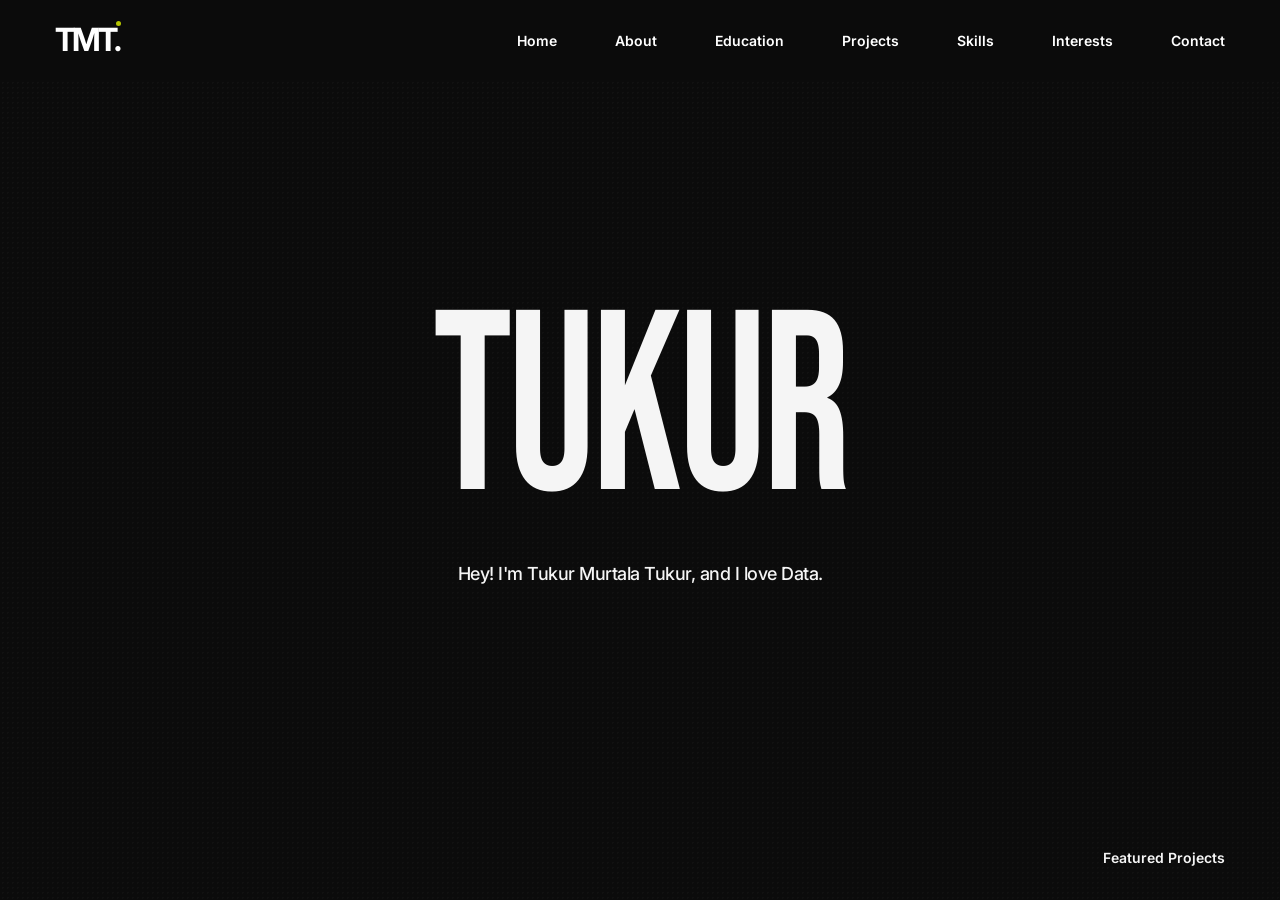
<file: index.html>
<!DOCTYPE html>
<html lang="en">
<head>
    <meta charset="UTF-8">
    <meta name="viewport" content="width=device-width, initial-scale=1.0">

    <title>TUKUR</title>

    <!-- Google Fonts -->
    <link rel="preconnect" href="https://fonts.googleapis.com">
    <link rel="preconnect" href="https://fonts.gstatic.com" crossorigin>

    <link
        href="https://fonts.googleapis.com/css2?family=Bebas+Neue&family=Inter:wght@400;500;600;700&display=swap"
        rel="stylesheet"
    >

    <!-- Main CSS -->
    <link rel="stylesheet" href="css/style.css">
</head>

<body>

    <!-- ========================================
         NAVIGATION
    ========================================= -->

    <header class="navbar">

        <!-- Logo -->
        <a href="index.html" class="logo">
            TMT<span>.</span>
        </a>

        <!-- Navigation -->
        <nav>
            <a href="index.html">Home</a>
            <a href="about.html">About</a>
            <a href="education.html">Education</a>
            <a href="projects.html">Projects</a>
            <a href="skills.html">Skills</a>
            <a href="interest.html">Interests</a>
            <a href="contact.html">Contact</a>
        </nav>

    </header>


    <!-- ========================================
         HERO
    ========================================= -->

    <main class="about">

        <!-- Giant Name -->
        <h1 class="giant-name">
            TUKUR
        </h1>

        <!-- Description -->
        <p class="about-description">
            Hey! I'm Tukur Murtala Tukur, and I love Data.
        </p>


        <!-- ========================================
             BOTTOM NAVIGATION
        ========================================= -->



        <div class="bottom-right">
            Featured Projects
        </div>

    </main>

</body>
</html>
</file>
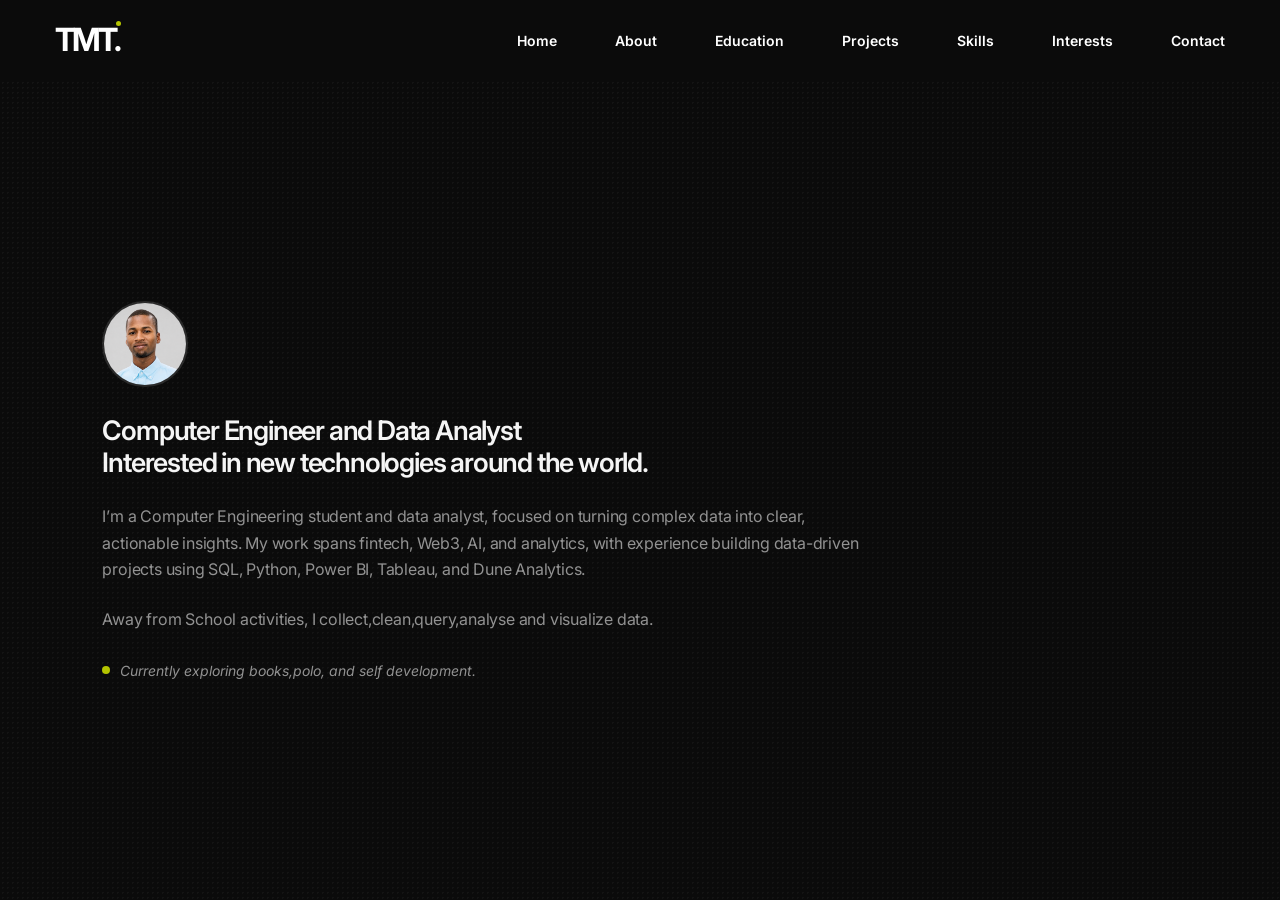
<file: about.html>
<!DOCTYPE html>
<html lang="en">
<head>
    <meta charset="UTF-8">
    <meta name="viewport" content="width=device-width, initial-scale=1.0">

    <title>Future Computer Engineer & Data Analyst </title>

    <link rel="stylesheet" href="css/style.css">

    <link rel="preconnect" href="https://fonts.googleapis.com">
    <link rel="preconnect" href="https://fonts.gstatic.com" crossorigin>
    <link href="https://fonts.googleapis.com/css2?family=Inter:wght@400;500;600;700&display=swap" rel="stylesheet">
</head>

<body>
    <header class="navbar">

        <a href="index.html" class="logo">
            TMT<span>.</span>
        </a>

        <nav>
            <a href="index.html">Home</a>
            <a href="about.html">About</a>
            <a href="education.html">Education</a>
            <a href="projects.html">Projects</a>
            <a href="skills.html">Skills</a>
            <a href="interest.html">Interests</a>
            <a href="contact.html">Contact</a>
        </nav>

    </header>
    <!-- HOME -->

    <main class="home">

        <div class="home-content">

            <!-- Profile image -->
            <div class="profile-image">
                <img src="images/profile_pic.png" alt="Profile photo">
            </div>

            <!-- Main heading -->
            <h1>
                Computer Engineer and Data Analyst <br>
                Interested in new technologies around the world.
            </h1>

            <!-- Introduction -->
            <p class="intro">
                I’m a Computer Engineering student and data analyst, focused on turning complex data into clear,
                actionable insights. My work spans fintech, Web3, AI, and analytics,
                with experience building data-driven projects using SQL, Python, Power BI, Tableau, and Dune Analytics.
            </p>

            <p class="intro">
                Away from School activities, I collect,clean,query,analyse and visualize data.
            </p>



            <!-- Status -->
            <div class="status">
                <span class="status-dot"></span>

                <em>
                    Currently exploring books,polo,
                    and self development.
                </em>
            </div>

        </div>

    </main>

</body>
</html>
</file>
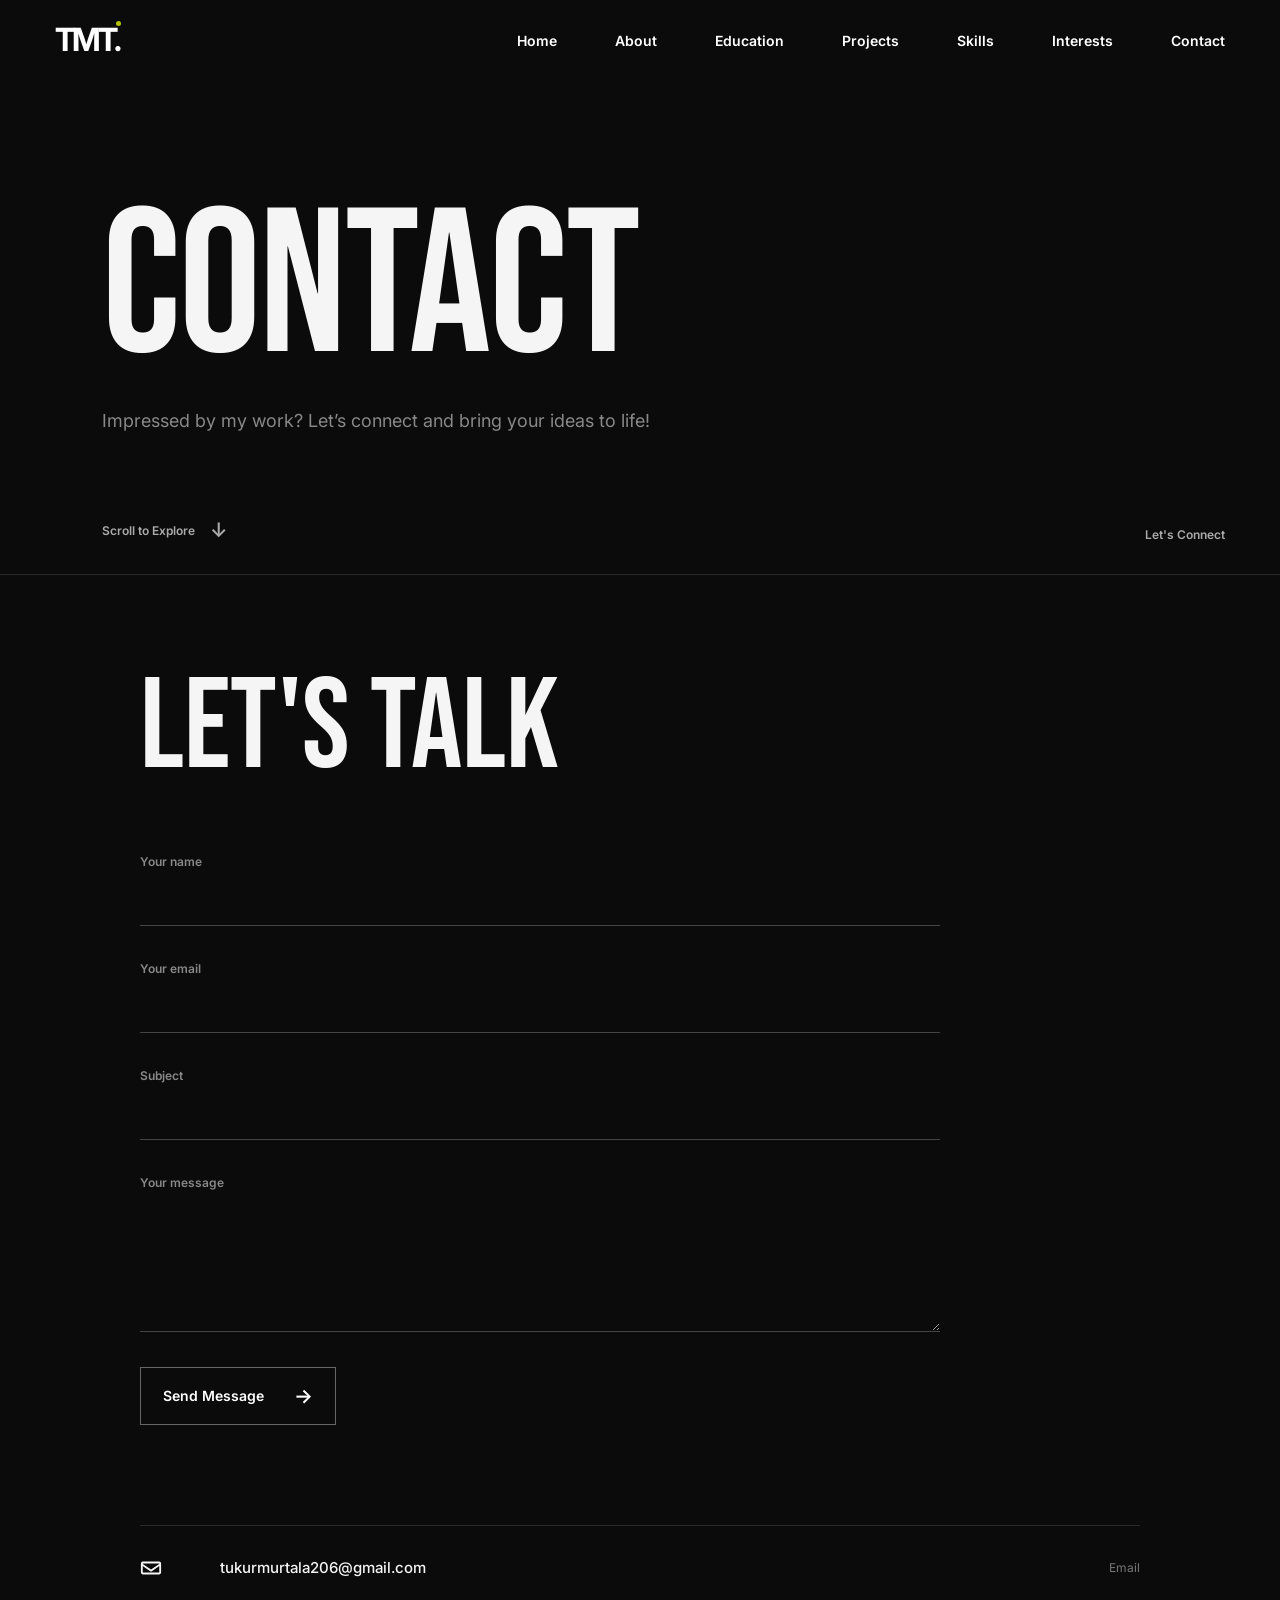
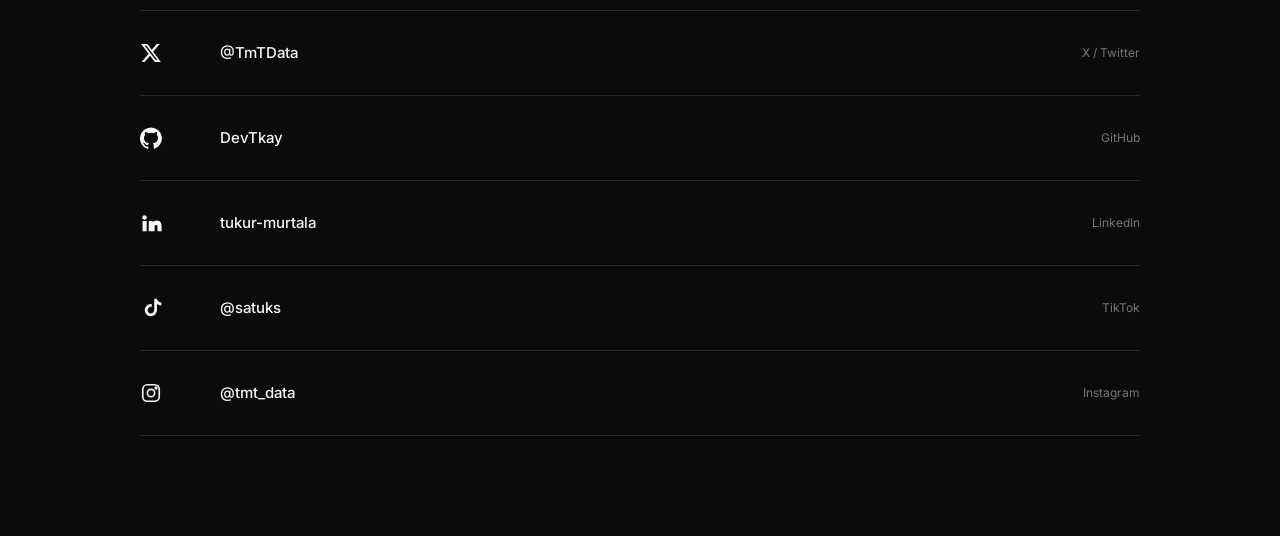
<file: contact.html>
<!DOCTYPE html>
<html lang="en">

<head>
    <meta charset="UTF-8">
    <meta name="viewport" content="width=device-width, initial-scale=1.0">

    <title>Contact — TUKUR</title>

    <!-- Fonts -->
    <link rel="preconnect" href="https://fonts.googleapis.com">
    <link rel="preconnect" href="https://fonts.gstatic.com" crossorigin>

    <link
        href="https://fonts.googleapis.com/css2?family=Bebas+Neue&family=Inter:wght@400;500;600;700&display=swap"
        rel="stylesheet"
    >

    <!-- Main CSS -->
    <link rel="stylesheet" href="css/style.css">
</head>

<body>

    <!-- =========================================
         NAVIGATION
    ========================================== -->

    <header class="contact-navbar">

        <a href="index.html" class="contact-logo">
            TMT<span>.</span>
        </a>

        <nav>
            <a href="index.html">Home</a>
            <a href="about.html">About</a>
            <a href="education.html">Education</a>
            <a href="projects.html">Projects</a>
            <a href="skills.html">Skills</a>
            <a href="interest.html">Interests</a>
            <a href="contact.html">Contact</a>
        </nav>

    </header>


    <!-- =========================================
         CONTACT PAGE
    ========================================== -->

    <main class="contact-page">

        <!-- =========================================
             CONTACT HERO
        ========================================== -->

        <section class="contact-hero">

            <h1>CONTACT</h1>

            <p>
                Impressed by my work? Let’s connect and bring your ideas to life!
            </p>

            <div class="contact-scroll">

                <span>
                    Scroll to Explore
                </span>

                <span class="contact-arrow">
                    ↓
                </span>

            </div>

            <div class="contact-connect">
                Let's Connect
            </div>

        </section>


        <!-- =========================================
             CONTACT FORM SECTION
        ========================================== -->

        <section class="contact-form-section">

            <div class="contact-form-wrapper">

                <h2>LET'S TALK</h2>


                <!-- =====================================
                     CONTACT FORM
                ====================================== -->

                <form
                    action="https://formsubmit.co/tukurmurtala206@gmail.com"
                    method="POST"
                >

                    <!-- Email subject -->
                    <input
                        type="hidden"
                        name="_subject"
                        value="New message from TUKUR Portfolio"
                    >

                    <!-- Disable FormSubmit captcha -->
                    <input
                        type="hidden"
                        name="_captcha"
                        value="false"
                    >

                    <!-- Spam protection -->
                    <input
                        type="text"
                        name="_honey"
                        style="display:none"
                    >


                    <!-- NAME -->

                    <div class="form-field">

                        <label for="name">
                            Your name
                        </label>

                        <input
                            type="text"
                            id="name"
                            name="name"
                            autocomplete="name"
                            required
                        >

                    </div>


                    <!-- EMAIL -->

                    <div class="form-field">

                        <label for="email">
                            Your email
                        </label>

                        <input
                            type="email"
                            id="email"
                            name="email"
                            autocomplete="email"
                            required
                        >

                    </div>


                    <!-- SUBJECT -->

                    <div class="form-field">

                        <label for="subject">
                            Subject
                        </label>

                        <input
                            type="text"
                            id="subject"
                            name="subject"
                            required
                        >

                    </div>


                    <!-- MESSAGE -->

                    <div class="form-field message-field">

                        <label for="message">
                            Your message
                        </label>

                        <textarea
                            id="message"
                            name="message"
                            rows="5"
                            required
                        ></textarea>

                    </div>


                    <!-- SUBMIT BUTTON -->

                    <button type="submit">

                        Send Message

                        <span class="submit-arrow">
                            →
                        </span>

                    </button>

                </form>


                <!-- =========================================
                     SOCIAL LINKS
                ========================================== -->

                <div class="contact-socials">


                    <!-- =====================================
                         EMAIL
                         Opens Gmail
                    ====================================== -->

                    <a
                        href="https://mail.google.com/"
                        target="_blank"
                        rel="noopener noreferrer"
                        class="social-item"
                    >

                        <div class="social-icon">

                            <svg
                                viewBox="0 0 24 24"
                                aria-hidden="true"
                            >

                                <path
                                    d="M3 5h18a2 2 0 0 1 2 2v10a2 2 0 0 1-2 2H3a2 2 0 0 1-2-2V7a2 2 0 0 1 2-2Zm0 2v.5l9 6.2 9-6.2V7H3Zm18 10V9.93l-8.43 5.81a1 1 0 0 1-1.14 0L3 9.93V17h18Z"
                                />

                            </svg>

                        </div>

                        <span class="social-name">
                            tukurmurtala206@gmail.com
                        </span>

                        <span class="social-platform">
                            Email
                        </span>

                    </a>


                    <!-- =====================================
                         X / TWITTER
                    ====================================== -->

                    <a
                        href="https://x.com/TmTData"
                        target="_blank"
                        rel="noopener noreferrer"
                        class="social-item"
                    >

                        <div class="social-icon">

                            <svg
                                viewBox="0 0 24 24"
                                aria-hidden="true"
                            >

                                <path
                                    d="M18.244 2.25h3.308l-7.227 8.26 8.502 11.24h-6.657l-5.214-6.817-5.964 6.817H1.684l7.73-8.835L1.254 2.25h6.826l4.713 6.231 5.451-6.231Zm-1.161 17.52h1.833L7.084 4.126H5.117L17.083 19.77Z"
                                />

                            </svg>

                        </div>

                        <span class="social-name">
                            @TmTData
                        </span>

                        <span class="social-platform">
                            X / Twitter
                        </span>

                    </a>


                    <!-- =====================================
                         GITHUB
                    ====================================== -->

                    <a
                        href="https://github.com/DevTkay"
                        target="_blank"
                        rel="noopener noreferrer"
                        class="social-item"
                    >

                        <div class="social-icon">

                            <svg
                                viewBox="0 0 24 24"
                                aria-hidden="true"
                            >

                                <path
                                    d="M12 .5a12 12 0 0 0-3.79 23.39c.6.11.82-.26.82-.58v-2.04c-3.34.73-4.04-1.61-4.04-1.61-.55-1.39-1.34-1.76-1.34-1.76-1.09-.75.08-.74.08-.74 1.2.08 1.83 1.23 1.83 1.23 1.07 1.83 2.8 1.3 3.49.99.11-.77.42-1.3.76-1.6-2.67-.3-5.47-1.33-5.47-5.93 0-1.31.47-2.38 1.23-3.22-.12-.3-.53-1.52.12-3.17 0 0 1-.32 3.3 1.23a11.4 11.4 0 0 1 6 0c2.3-1.55 3.3-1.23 3.3-1.23.65 1.65.24 2.87.12 3.17.77.84 1.23 1.91 1.23 3.22 0 4.61-2.81 5.62-5.49 5.92.43.37.81 1.1.81 2.22v3.29c0 .32.22.69.83.57A12 12 0 0 0 12 .5Z"
                                />

                            </svg>

                        </div>

                        <span class="social-name">
                            DevTkay
                        </span>

                        <span class="social-platform">
                            GitHub
                        </span>

                    </a>


                    <!-- =====================================
                         LINKEDIN
                    ====================================== -->

                    <a
                        href="https://www.linkedin.com/in/tukur-murtala/"
                        target="_blank"
                        rel="noopener noreferrer"
                        class="social-item"
                    >

                        <div class="social-icon">

                            <svg
                                viewBox="0 0 24 24"
                                aria-hidden="true"
                            >

                                <path
                                    d="M4.98 3.5A2.5 2.5 0 1 1 5 8.5a2.5 2.5 0 0 1-.02-5ZM2.75 9.75h4.5V21h-4.5V9.75ZM9.5 9.75h4.31v1.54h.06c.6-1.02 2.07-2.1 4.27-2.1 4.56 0 5.4 3 5.4 6.9V21h-4.49v-4.35c0-1.04-.02-2.38-1.45-2.38-1.45 0-1.67 1.13-1.67 2.3V21H9.5V9.75Z"
                                />

                            </svg>

                        </div>

                        <span class="social-name">
                            tukur-murtala
                        </span>

                        <span class="social-platform">
                            LinkedIn
                        </span>

                    </a>


                    <!-- =====================================
                         TIKTOK
                    ====================================== -->

                    <a
                        href="https://www.tiktok.com/@satuks"
                        target="_blank"
                        rel="noopener noreferrer"
                        class="social-item"
                    >

                        <div class="social-icon">

                            <svg
                                viewBox="0 0 24 24"
                                aria-hidden="true"
                            >

                                <path
                                    d="M15.5 2h3.05c.22 1.35 1.01 2.53 2.2 3.28.74.47 1.59.75 2.5.77v3.1a8.2 8.2 0 0 1-4.7-1.48v6.64a6.69 6.69 0 1 1-5.78-6.63v3.16a3.6 3.6 0 1 0 2.73 3.47V2Z"
                                />

                            </svg>

                        </div>

                        <span class="social-name">
                            @satuks
                        </span>

                        <span class="social-platform">
                            TikTok
                        </span>

                    </a>


                    <!-- =====================================
                         INSTAGRAM
                    ====================================== -->

                    <a
                        href="https://www.instagram.com/tmt_data/?hl=en"
                        target="_blank"
                        rel="noopener noreferrer"
                        class="social-item"
                    >

                        <div class="social-icon">

                            <svg
                                viewBox="0 0 24 24"
                                aria-hidden="true"
                            >

                                <rect
                                    x="3"
                                    y="3"
                                    width="18"
                                    height="18"
                                    rx="5"
                                />

                                <circle
                                    cx="12"
                                    cy="12"
                                    r="4"
                                />

                                <circle
                                    cx="17.5"
                                    cy="6.5"
                                    r="1"
                                    fill="currentColor"
                                    stroke="none"
                                />

                            </svg>

                        </div>

                        <span class="social-name">
                            @tmt_data
                        </span>

                        <span class="social-platform">
                            Instagram
                        </span>

                    </a>

                </div>

            </div>

        </section>

    </main>

</body>

</html>
</file>
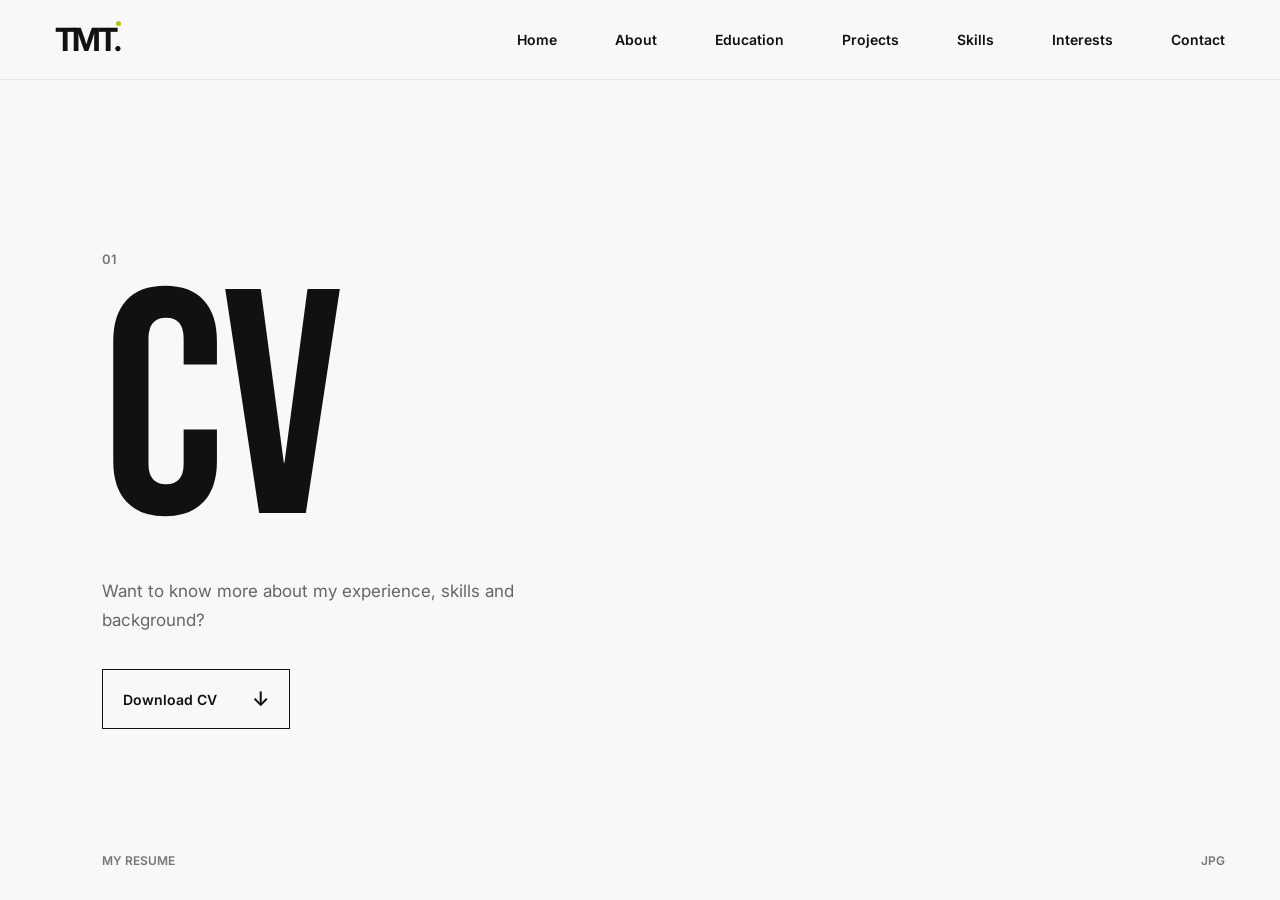
<file: cv.html>
<!DOCTYPE html>
<html lang="en">

<head>
    <meta charset="UTF-8">

    <meta
        name="viewport"
        content="width=device-width, initial-scale=1.0"
    >

    <title>CV — TUKUR</title>

    <!-- Fonts -->
    <link rel="preconnect" href="https://fonts.googleapis.com">

    <link
        rel="preconnect"
        href="https://fonts.gstatic.com"
        crossorigin
    >

    <link
        href="https://fonts.googleapis.com/css2?family=Bebas+Neue&family=Inter:wght@400;500;600;700&display=swap"
        rel="stylesheet"
    >

    <!-- Main CSS -->
    <link
        rel="stylesheet"
        href="css/style.css"
    >

</head>


<body>


    <!-- =========================================
         NAVIGATION
    ========================================== -->

    <header class="cv-navbar">

        <a href="index.html" class="cv-logo">
            TMT<span>.</span>
        </a>


        <nav>

            <a href="index.html">Home</a>
            <a href="about.html">About</a>
            <a href="education.html">Education</a>
            <a href="projects.html">Projects</a>
            <a href="skills.html">Skills</a>
            <a href="interest.html">Interests</a>
            <a href="contact.html">Contact</a>

        </nav>

    </header>



    <!-- =========================================
         CV HERO
    ========================================== -->

    <main class="cv-page">

        <section class="cv-hero">


            <!-- Small number -->

            <div class="cv-number">
                01
            </div>


            <!-- Large title -->

            <h1>
                CV
            </h1>


            <!-- Description -->

            <p>
                Want to know more about my experience,
                skills and background?
            </p>


            <!-- Download CV -->

            <a
                href="images/Tukur_Murtala_Data_Analyst_Resume-1.jpg"
                class="cv-download"
                download="Tukur_CV.jpg"
            >

                <span class="download-text">
                    Download CV
                </span>

                <span class="cv-download-arrow">
                    ↓
                </span>

            </a>


            <!-- Bottom information -->

            <div class="cv-bottom-text">

                <span>
                    MY RESUME
                </span>

                <span>
                    JPG
                </span>

            </div>


        </section>

    </main>


</body>

</html>
</file>
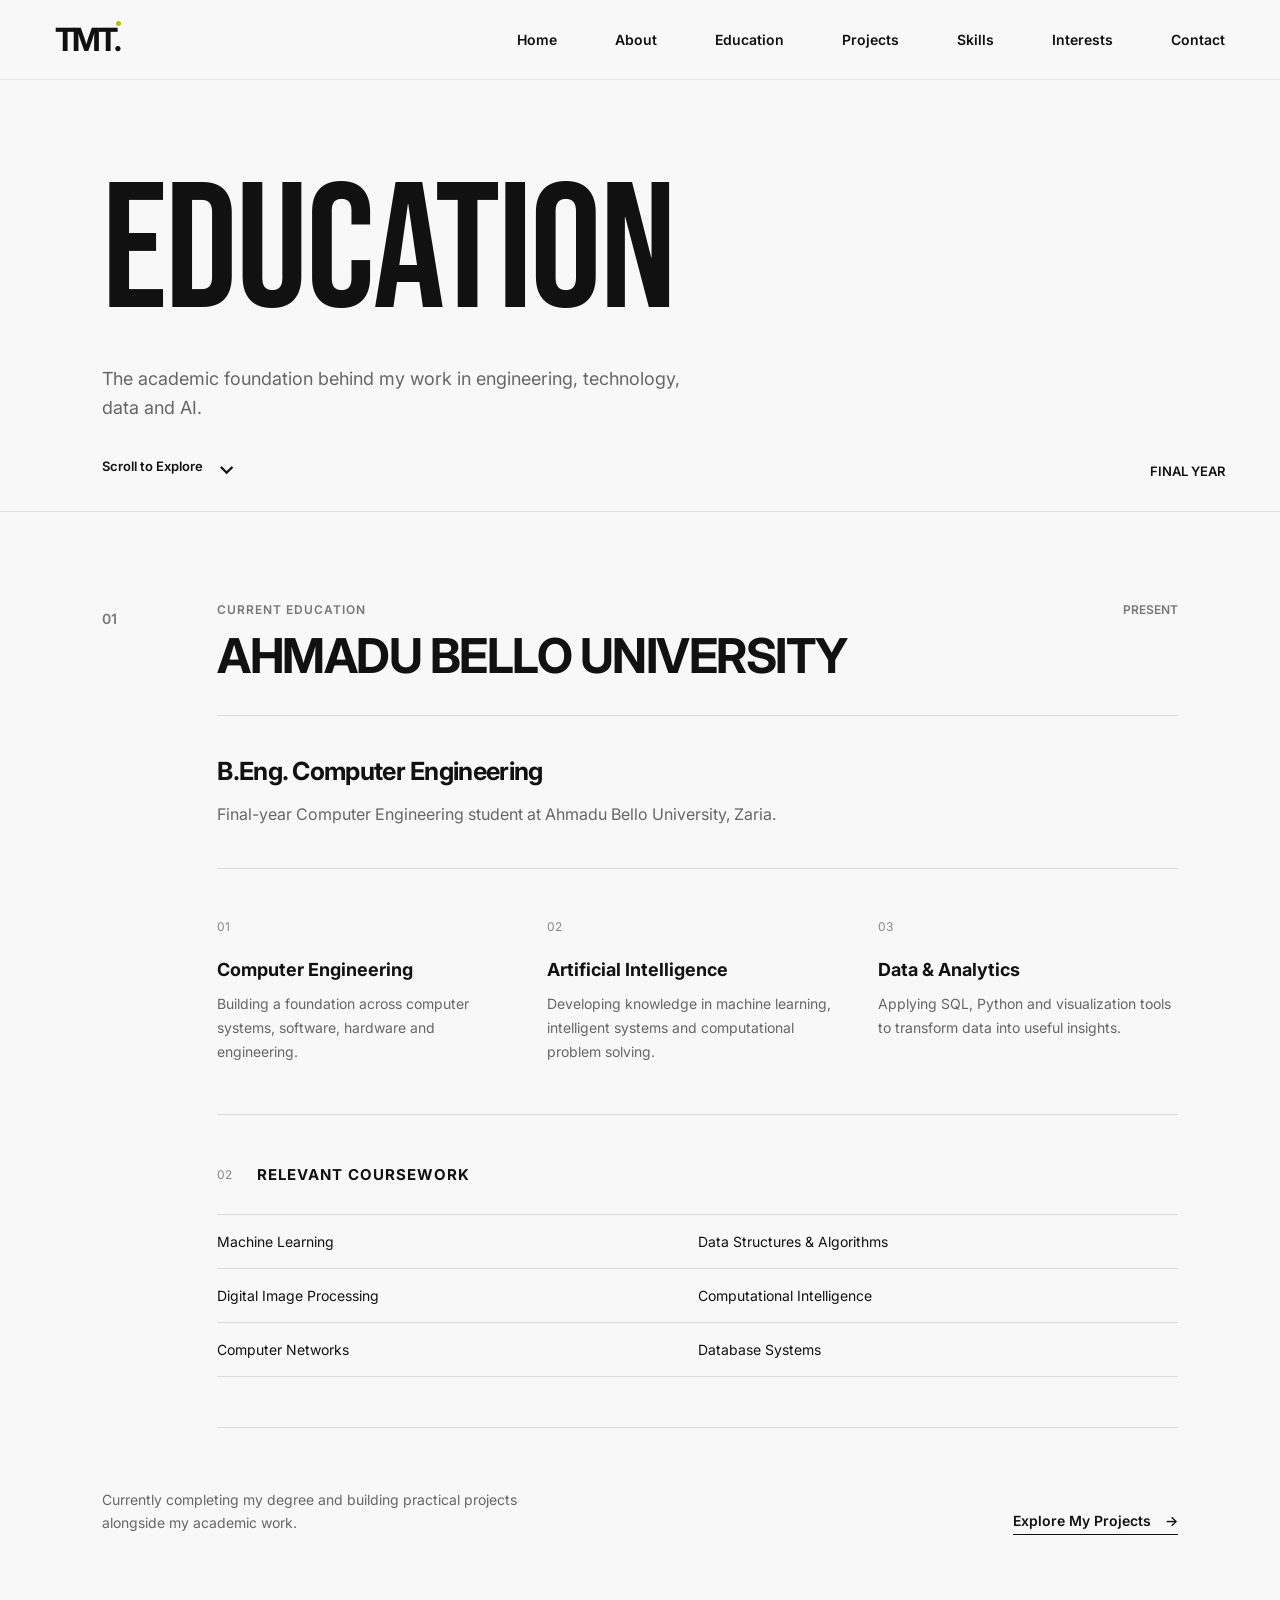
<file: education.html>
<!DOCTYPE html>
<html lang="en">

<head>

    <meta charset="UTF-8">

    <meta
        name="viewport"
        content="width=device-width, initial-scale=1.0"
    >

    <title>Education — TUKUR</title>


    <!-- Fonts -->

    <link
        rel="preconnect"
        href="https://fonts.googleapis.com"
    >

    <link
        rel="preconnect"
        href="https://fonts.gstatic.com"
        crossorigin
    >

    <link
        href="https://fonts.googleapis.com/css2?family=Bebas+Neue&family=Inter:wght@400;500;600;700&display=swap"
        rel="stylesheet"
    >


    <!-- CSS -->

    <link
        rel="stylesheet"
        href="css/style.css"
    >

</head>


<body>


    <!-- =========================================
         NAVIGATION
    ========================================== -->

    <header class="education-navbar">

        <a
            href="index.html"
            class="education-logo"
        >
            TMT<span>.</span>
        </a>


        <nav>
            <a href="index.html">Home</a>
            <a href="about.html">About</a>
            <a href="education.html">Education</a>
            <a href="projects.html">Projects</a>
            <a href="skills.html">Skills</a>
            <a href="interest.html">Interests</a>
            <a href="contact.html">Contact</a>
        </nav>

    </header>



    <!-- =========================================
         EDUCATION PAGE
    ========================================== -->

    <main class="education-page">


        <!-- =====================================
             EDUCATION HERO
        ====================================== -->

        <section class="education-hero">

            <h1>
                EDUCATION
            </h1>


            <p>
                The academic foundation behind my work
                in engineering, technology, data and AI.
            </p>


            <div class="education-scroll">

                <span>
                    Scroll to Explore
                </span>

                <span class="education-arrow">
                    ⌄
                </span>

            </div>


            <div class="education-status">
                Final Year
            </div>

        </section>



        <!-- =====================================
             EDUCATION CONTENT
        ====================================== -->

        <section class="education-content">


            <!-- =================================
                 UNIVERSITY
            ================================== -->

            <div class="education-entry">


                <!-- LEFT -->

                <div class="education-entry-number">

                    <span>
                        01
                    </span>

                </div>


                <!-- RIGHT -->

                <div class="education-entry-main">


                    <div class="education-entry-header">

                        <div>

                            <span class="education-label">
                                CURRENT EDUCATION
                            </span>

                            <h2>
                                AHMADU BELLO UNIVERSITY
                            </h2>

                        </div>


                        <span class="education-date">
                            PRESENT
                        </span>

                    </div>



                    <!-- DEGREE -->

                    <div class="education-degree">

                        <h3>
                            B.Eng. Computer Engineering
                        </h3>

                        <p>
                            Final-year Computer Engineering student
                            at Ahmadu Bello University, Zaria.
                        </p>

                    </div>



                    <!-- AREAS -->

                    <div class="education-details">


                        <div class="education-detail">

                            <span class="detail-number">
                                01
                            </span>

                            <h4>
                                Computer Engineering
                            </h4>

                            <p>
                                Building a foundation across
                                computer systems, software,
                                hardware and engineering.
                            </p>

                        </div>



                        <div class="education-detail">

                            <span class="detail-number">
                                02
                            </span>

                            <h4>
                                Artificial Intelligence
                            </h4>

                            <p>
                                Developing knowledge in
                                machine learning, intelligent
                                systems and computational
                                problem solving.
                            </p>

                        </div>



                        <div class="education-detail">

                            <span class="detail-number">
                                03
                            </span>

                            <h4>
                                Data & Analytics
                            </h4>

                            <p>
                                Applying SQL, Python and
                                visualization tools to
                                transform data into useful
                                insights.
                            </p>

                        </div>


                    </div>



                    <!-- RELEVANT COURSEWORK -->

                    <div class="coursework">

                        <div class="coursework-heading">

                            <span>
                                02
                            </span>

                            <h3>
                                RELEVANT COURSEWORK
                            </h3>

                        </div>


                        <div class="coursework-list">

                            <span>
                                Machine Learning
                            </span>

                            <span>
                                Data Structures & Algorithms
                            </span>

                            <span>
                                Digital Image Processing
                            </span>

                            <span>
                                Computational Intelligence
                            </span>

                            <span>
                                Computer Networks
                            </span>

                            <span>
                                Database Systems
                            </span>

                        </div>

                    </div>


                </div>

            </div>



            <!-- =================================
                 EDUCATION FOOTER
            ================================== -->

            <div class="education-bottom">

                <p>
                    Currently completing my degree and
                    building practical projects alongside
                    my academic work.
                </p>


                <a
                    href="projects.html"
                    class="education-project-link"
                >
                    Explore My Projects
                    <span>→</span>
                </a>

            </div>


        </section>


    </main>


</body>

</html>
</file>
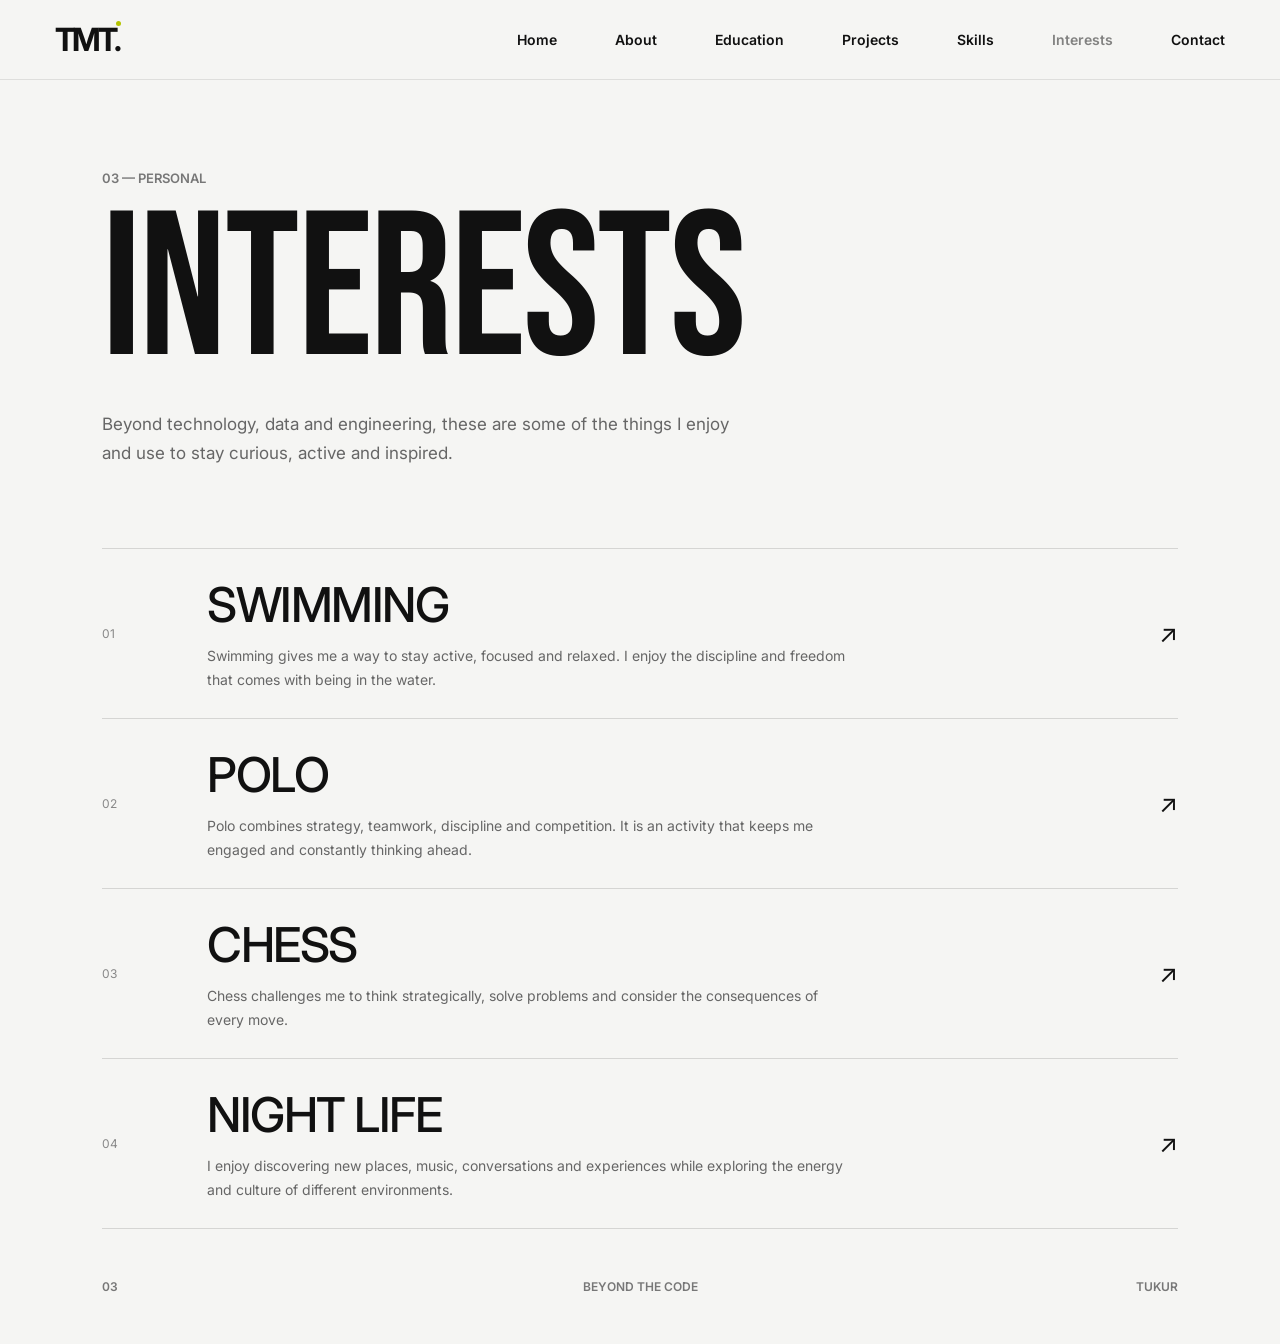
<file: interest.html>
<!DOCTYPE html>
<html lang="en">
<head>
    <meta charset="UTF-8">
    <meta name="viewport" content="width=device-width, initial-scale=1.0">

    <title>Interests — TUKUR</title>

    <link rel="preconnect" href="https://fonts.googleapis.com">
    <link rel="preconnect" href="https://fonts.gstatic.com" crossorigin>

    <link href="https://fonts.googleapis.com/css2?family=Bebas+Neue&family=Inter:wght@400;500;600;700&display=swap" rel="stylesheet">

    <link rel="stylesheet" href="css/style.css">
</head>

<body class="interest-page">

    <!-- NAVIGATION -->
    <header class="interest-navbar">

        <a href="index.html" class="interest-logo">
            TMT<span>.</span>
        </a>

        <nav>
            <a href="index.html">Home</a>
            <a href="about.html">About</a>
            <a href="education.html">Education</a>
            <a href="projects.html">Projects</a>
            <a href="skills.html">Skills</a>
            <a href="interest.html" class="active">Interests</a>
            <a href="contact.html">Contact</a>
        </nav>

    </header>


    <!-- INTERESTS -->
    <main class="interest-main">

        <section class="interest-hero">

            <div class="interest-label">
                03 — PERSONAL
            </div>

            <h1>INTERESTS</h1>

            <p>
                Beyond technology, data and engineering, these are some
                of the things I enjoy and use to stay curious, active
                and inspired.
            </p>

        </section>


        <!-- INTEREST LIST -->
        <section class="interest-list">

            <!-- Swimming -->
            <article class="interest-item">

                <div class="interest-number">
                    01
                </div>

                <div class="interest-info">
                    <h2>SWIMMING</h2>

                    <p>
                        Swimming gives me a way to stay active,
                        focused and relaxed. I enjoy the discipline
                        and freedom that comes with being in the water.
                    </p>
                </div>

                <div class="interest-arrow">
                    ↗
                </div>

            </article>


            <!-- Polo -->
            <article class="interest-item">

                <div class="interest-number">
                    02
                </div>

                <div class="interest-info">
                    <h2>POLO</h2>

                    <p>
                        Polo combines strategy, teamwork, discipline
                        and competition. It is an activity that keeps
                        me engaged and constantly thinking ahead.
                    </p>
                </div>

                <div class="interest-arrow">
                    ↗
                </div>

            </article>


            <!-- Chess -->
            <article class="interest-item">

                <div class="interest-number">
                    03
                </div>

                <div class="interest-info">
                    <h2>CHESS</h2>

                    <p>
                        Chess challenges me to think strategically,
                        solve problems and consider the consequences
                        of every move.
                    </p>
                </div>

                <div class="interest-arrow">
                    ↗
                </div>

            </article>


            <!-- Night Life -->
            <article class="interest-item">

                <div class="interest-number">
                    04
                </div>

                <div class="interest-info">
                    <h2>NIGHT LIFE</h2>

                    <p>
                        I enjoy discovering new places, music,
                        conversations and experiences while exploring
                        the energy and culture of different environments.
                    </p>
                </div>

                <div class="interest-arrow">
                    ↗
                </div>

            </article>

        </section>


        <!-- FOOTER TEXT -->
        <div class="interest-footer">

            <span>03</span>

            <span>
                BEYOND THE CODE
            </span>

            <span>
                TUKUR
            </span>

        </div>

    </main>

</body>
</html>
</file>
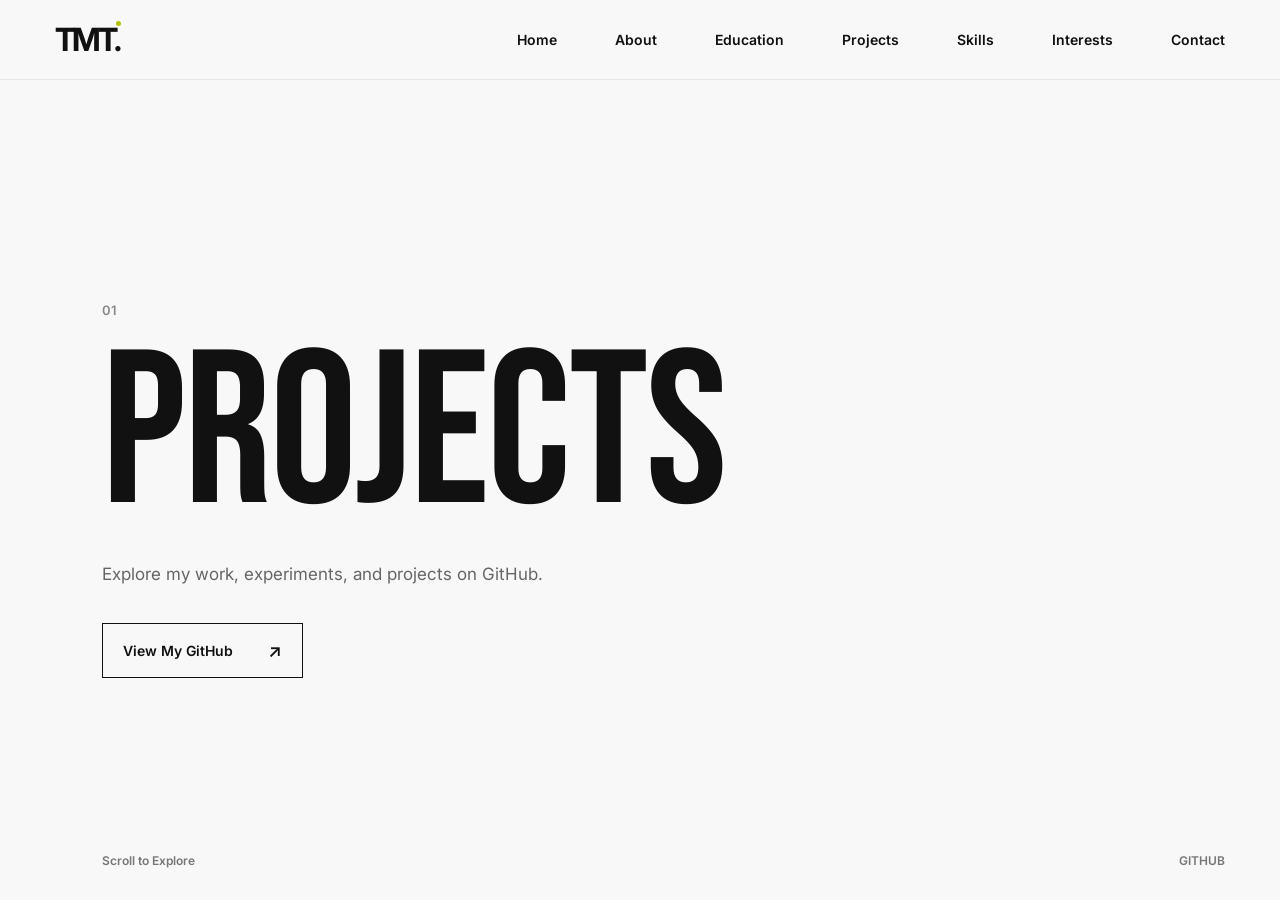
<file: projects.html>
<!DOCTYPE html>
<html lang="en">

<head>
    <meta charset="UTF-8">

    <meta
        name="viewport"
        content="width=device-width, initial-scale=1.0"
    >

    <title>Projects — TUKUR</title>

    <link
        href="https://fonts.googleapis.com/css2?family=Bebas+Neue&family=Inter:wght@400;500;600;700&display=swap"
        rel="stylesheet"
    >

    <link rel="stylesheet" href="css/style.css">

</head>


<body class="projects-page">

    <!-- NAVBAR -->

    <header class="projects-navbar">

        <a href="index.html" class="projects-logo">
            TMT<span>.</span>
        </a>

        <nav>
            <a href="index.html">Home</a>
            <a href="about.html">About</a>
            <a href="education.html">Education</a>
            <a href="projects.html">Projects</a>
            <a href="skills.html">Skills</a>
            <a href="interest.html">Interests</a>
            <a href="contact.html">Contact</a>
        </nav>

    </header>


    <!-- PROJECTS HERO -->

    <main class="projects-hero">

        <div class="project-number">
            01
        </div>

        <h1>
            PROJECTS
        </h1>

        <p>
            Explore my work, experiments, and projects on GitHub.
        </p>


        <!-- GITHUB BUTTON -->

        <a
            href="https://github.com/DevTkay"
            target="_blank"
            rel="noopener noreferrer"
            class="github-button"
        >
            <span>View My GitHub</span>

            <span class="github-arrow">
                ↗
            </span>
        </a>


        <!-- BOTTOM TEXT -->

        <div class="projects-bottom">

            <span>
                Scroll to Explore
            </span>

            <span>
                GITHUB
            </span>

        </div>

    </main>

</body>

</html>
</file>
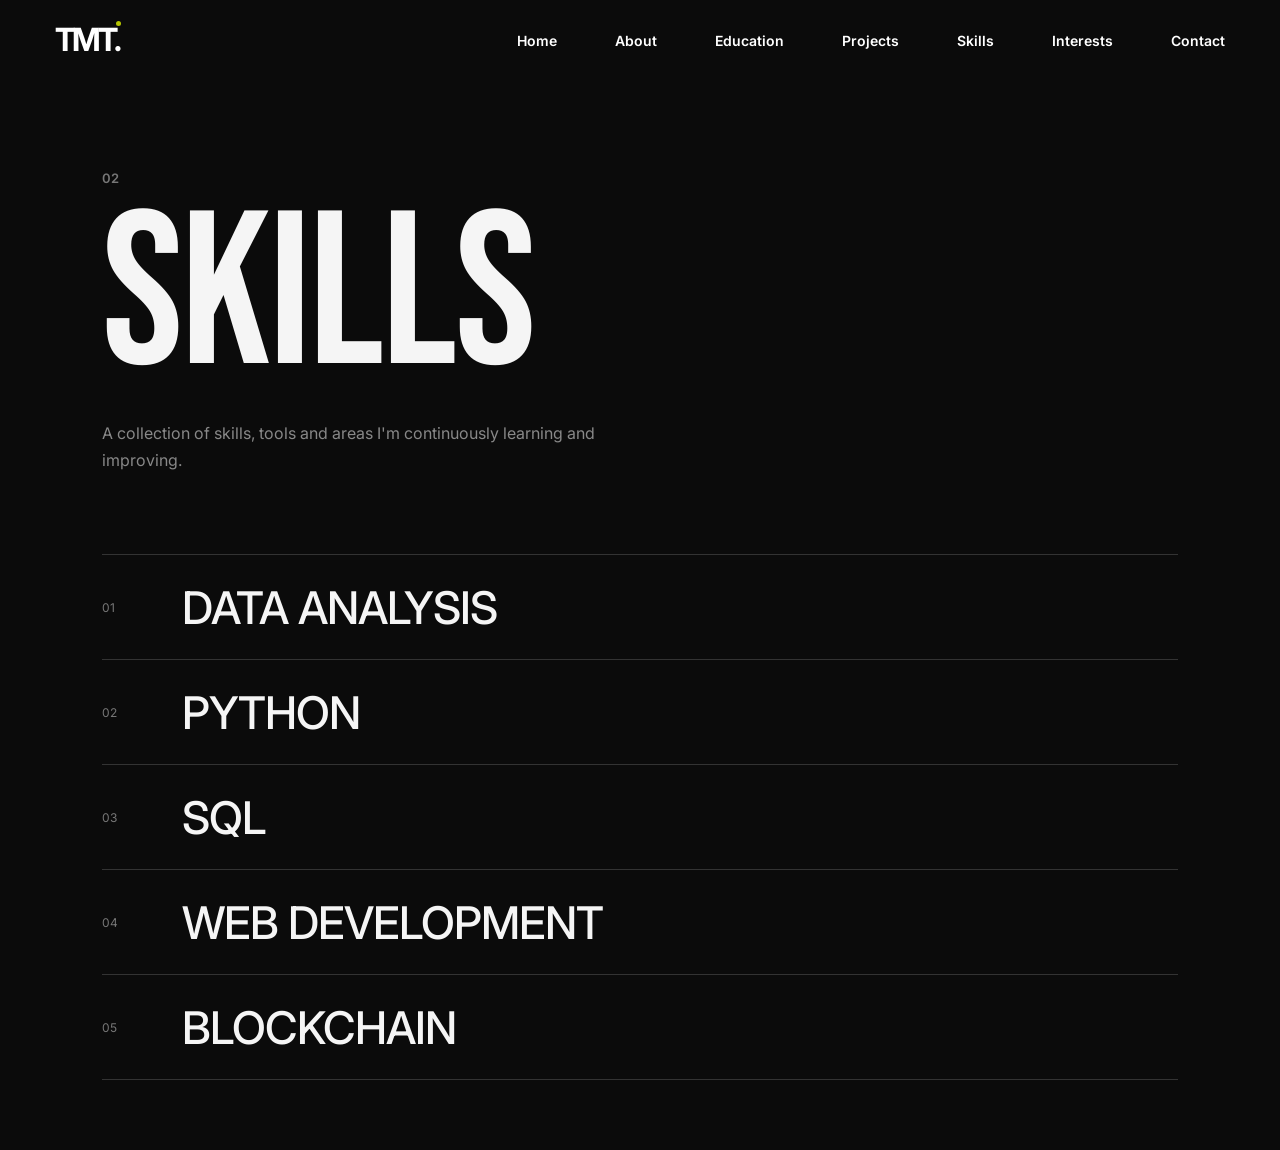
<file: skills.html>
<!DOCTYPE html>
<html lang="en">

<head>

    <meta charset="UTF-8">

    <meta
        name="viewport"
        content="width=device-width, initial-scale=1.0"
    >

    <title>Skills — TUKUR</title>

    <link
        href="https://fonts.googleapis.com/css2?family=Bebas+Neue&family=Inter:wght@400;500;600;700&display=swap"
        rel="stylesheet"
    >

    <link rel="stylesheet" href="css/style.css">

</head>


<body class="skills-page">


    <!-- NAVBAR -->

    <header class="skills-navbar">

        <a href="index.html" class="skills-logo">
            TMT<span>.</span>
        </a>

        <nav>
            <a href="index.html">Home</a>
            <a href="about.html">About</a>
            <a href="education.html">Education</a>
            <a href="projects.html">Projects</a>
            <a href="skills.html">Skills</a>
            <a href="interest.html">Interests</a>
            <a href="contact.html">Contact</a>
        </nav>

    </header>


    <!-- SKILLS -->

    <main class="skills-content">

        <div class="skills-heading">

            <span class="skills-number">
                02
            </span>

            <h1>
                SKILLS
            </h1>

            <p>
                A collection of skills, tools and areas
                I'm continuously learning and improving.
            </p>

        </div>


        <!-- SKILLS LIST -->

        <section class="skills-list">


            <div class="skill-item">

                <span class="skill-number">
                    01
                </span>

                <h2>
                    DATA ANALYSIS
                </h2>

            </div>


            <div class="skill-item">

                <span class="skill-number">
                    02
                </span>

                <h2>
                    PYTHON
                </h2>

            </div>


            <div class="skill-item">

                <span class="skill-number">
                    03
                </span>

                <h2>
                    SQL
                </h2>

            </div>


            <div class="skill-item">

                <span class="skill-number">
                    04
                </span>

                <h2>
                    WEB DEVELOPMENT
                </h2>

            </div>


            <div class="skill-item">

                <span class="skill-number">
                    05
                </span>

                <h2>
                    BLOCKCHAIN
                </h2>

            </div>


        </section>

    </main>

</body>

</html>
</file>
<file: css/style.css>
/* =========================================================
   TUKUR PORTFOLIO
   ONE SHARED STYLESHEET FOR ALL PAGES
========================================================= */


/* =========================================================
   1. RESET & GLOBAL
========================================================= */

* {
    margin: 0;
    padding: 0;
    box-sizing: border-box;
}

html {
    scroll-behavior: smooth;
}

body {
    margin: 0;
    font-family: "Inter", sans-serif;
}

a {
    color: inherit;
    text-decoration: none;
}

button,
input,
textarea {
    font-family: inherit;
}

img {
    max-width: 100%;
    display: block;
}


/* =========================================================
   2. SHARED DARK NAVIGATION
   Used by Home + About
========================================================= */

.navbar {
    height: 80px;
    width: 100%;
    padding: 0 4.3vw;

    display: flex;
    align-items: center;
    justify-content: space-between;

    background: #0b0b0b;
    color: #ffffff;

    position: relative;
    z-index: 10;
}

.logo {
    font-size: 32px;
    font-weight: 700;
    letter-spacing: -3px;
    line-height: 1;
    color: #ffffff;
}

.logo span,
.contact-logo span,
.skills-logo span,
.projects-logo span,
.education-logo span,
.interest-logo span,
.cv-logo span {
    position: relative;
}

.logo span::after,
.contact-logo span::after,
.skills-logo span::after,
.projects-logo span::after,
.education-logo span::after,
.interest-logo span::after,
.cv-logo span::after {
    content: "";

    position: absolute;

    width: 5px;
    height: 5px;

    background: #b4c400;

    border-radius: 50%;

    right: -2px;
    top: 1px;
}

.navbar nav {
    display: flex;
    align-items: center;
    gap: 58px;
}

.navbar nav a {
    font-size: 14px;
    font-weight: 600;
    color: #ffffff;

    transition:
        opacity 0.25s ease,
        color 0.25s ease;
}

.navbar nav a:hover {
    opacity: 0.5;
}


/* =========================================================
   3. HOME PAGE
========================================================= */

.home {
    min-height: calc(100vh - 80px);

    background-color: #0b0b0b;

    background-image:
        radial-gradient(
            rgba(255, 255, 255, 0.035) 1px,
            transparent 1px
        );

    background-size: 5px 5px;

    color: #f5f5f5;

    display: flex;
    align-items: center;
}

.home-content {
    width: min(800px, 90%);

    margin-left:
        max(
            8vw,
            calc((100vw - 1200px) / 2)
        );

    padding: 70px 0;
}


/* Profile image */

.profile-image {
    margin-bottom: 28px;
}

.profile-image img {
    width: 86px;
    height: 86px;

    object-fit: cover;

    border-radius: 50%;

    border: 2px solid rgba(255, 255, 255, 0.12);
}


/* Home heading */

.home h1 {
    font-size: clamp(25px, 2.1vw, 31px);

    line-height: 1.18;

    letter-spacing: -1.2px;

    font-weight: 600;

    max-width: 760px;

    margin-bottom: 25px;

    color: #f5f5f5;
}


/* Home paragraphs */

.intro {
    max-width: 760px;

    color: #929292;

    font-size: 16px;

    line-height: 1.65;

    letter-spacing: -0.2px;

    margin-bottom: 23px;
}


/* Status */

.status {
    display: flex;
    align-items: center;
    gap: 10px;

    margin-top: 30px;

    color: #929292;

    font-size: 14px;
}

.status em {
    font-style: italic;
}

.status-dot {
    width: 8px;
    height: 8px;

    background: #b4c400;

    border-radius: 50%;

    flex-shrink: 0;
}


/* =========================================================
   4. ABOUT PAGE
========================================================= */

.about {
    min-height: calc(100vh - 80px);

    width: 100%;

    position: relative;

    overflow: hidden;

    background-color: #0b0b0b;

    background-image:
        radial-gradient(
            rgba(255, 255, 255, 0.025) 1px,
            transparent 1px
        );

    background-size: 5px 5px;

    color: #f5f5f5;

    display: flex;

    flex-direction: column;

    align-items: center;

    justify-content: center;

    padding-bottom: 80px;
}

.giant-name {
    font-family: "Bebas Neue", sans-serif;

    font-size: clamp(
        180px,
        20vw,
        340px
    );

    font-weight: 400;

    line-height: 0.78;

    letter-spacing: -4px;

    transform: scaleX(0.85);

    transform-origin: center;

    white-space: nowrap;

    margin: 0;

    color: #f5f5f5;
}

.about-description {
    margin-top: 48px;

    max-width: 760px;

    font-size: 18px;

    line-height: 1.5;

    font-weight: 500;

    letter-spacing: -0.5px;

    text-align: center;

    color: #f5f5f5;
}

.bottom-right {
    position: absolute;

    bottom: 34px;

    right: 4.3vw;

    font-size: 14px;

    font-weight: 600;

    color: #f5f5f5;
}


/* =========================================================
   5. EDUCATION NAVIGATION
========================================================= */

.education-navbar {
    height: 80px;

    width: 100%;

    padding: 0 4.3vw;

    display: flex;

    align-items: center;

    justify-content: space-between;

    background: #f8f8f8;

    color: #111;

    border-bottom: 1px solid #e5e5e5;

    position: relative;

    z-index: 10;
}

.education-logo {
    font-size: 32px;

    font-weight: 700;

    letter-spacing: -3px;

    line-height: 1;

    color: #111;
}

.education-navbar nav {
    display: flex;

    align-items: center;

    gap: 58px;
}

.education-navbar nav a {
    font-size: 14px;

    font-weight: 600;

    color: #111;

    transition: opacity 0.25s ease;
}

.education-navbar nav a:hover {
    opacity: 0.5;
}


/* =========================================================
   6. EDUCATION PAGE
========================================================= */

.education-page {
    min-height: 100vh;

    background: #f8f8f8;

    color: #111;

    font-family: "Inter", sans-serif;
}

.education-hero {
    min-height: 48vh;

    position: relative;

    display: flex;

    flex-direction: column;

    justify-content: center;

    padding:
        90px
        8vw
        80px;

    border-bottom: 1px solid #dedede;
}

.education-hero h1 {
    font-family: "Bebas Neue", sans-serif;

    font-size: clamp(
        100px,
        14vw,
        220px
    );

    font-weight: 400;

    line-height: 0.85;

    letter-spacing: -2px;

    margin-bottom: 35px;
}

.education-hero p {
    max-width: 600px;

    font-size: 18px;

    line-height: 1.6;

    color: #666;
}

.education-scroll {
    position: absolute;

    bottom: 32px;

    left: 8vw;

    display: flex;

    align-items: center;

    gap: 15px;

    font-size: 13px;

    font-weight: 600;
}

.education-arrow {
    font-size: 22px;
}

.education-status {
    position: absolute;

    right: 4.3vw;

    bottom: 32px;

    font-size: 13px;

    font-weight: 600;

    text-transform: uppercase;
}


/* Education content */

.education-content {
    padding: 90px 8vw 70px;
}

.education-entry {
    display: grid;

    grid-template-columns: 80px 1fr;

    gap: 35px;

    max-width: 1200px;

    margin: 0 auto;
}

.education-entry-number {
    padding-top: 8px;

    color: #777;

    font-size: 14px;

    font-weight: 600;
}

.education-entry-main {
    width: 100%;
}

.education-entry-header {
    display: flex;

    justify-content: space-between;

    align-items: flex-start;

    gap: 30px;

    padding-bottom: 35px;

    border-bottom: 1px solid #dcdcdc;
}

.education-label {
    display: block;

    font-size: 12px;

    font-weight: 600;

    color: #777;

    letter-spacing: 1px;

    margin-bottom: 15px;
}

.education-entry-header h2 {
    font-size: clamp(25px, 4vw, 48px);

    line-height: 1;

    letter-spacing: -1.5px;
}

.education-date {
    font-size: 12px;

    font-weight: 600;

    white-space: nowrap;

    color: #777;
}

.education-degree {
    padding: 40px 0;

    border-bottom: 1px solid #dcdcdc;
}

.education-degree h3 {
    font-size: 25px;

    margin-bottom: 15px;

    letter-spacing: -0.7px;
}

.education-degree p {
    max-width: 650px;

    color: #666;

    line-height: 1.7;
}


/* Education details */

.education-details {
    display: grid;

    grid-template-columns:
        repeat(3, 1fr);

    gap: 30px;

    padding: 50px 0;

    border-bottom: 1px solid #dcdcdc;
}

.education-detail {
    position: relative;
}

.detail-number {
    display: block;

    font-size: 12px;

    color: #888;

    margin-bottom: 25px;
}

.education-detail h4 {
    font-size: 18px;

    margin-bottom: 12px;
}

.education-detail p {
    color: #666;

    font-size: 14px;

    line-height: 1.7;
}


/* Coursework */

.coursework {
    padding: 50px 0;

    border-bottom: 1px solid #dcdcdc;
}

.coursework-heading {
    display: flex;

    align-items: center;

    gap: 25px;

    margin-bottom: 30px;
}

.coursework-heading span {
    color: #888;

    font-size: 12px;
}

.coursework-heading h3 {
    font-size: 15px;

    letter-spacing: 1px;
}

.coursework-list {
    display: grid;

    grid-template-columns:
        repeat(2, 1fr);

    gap: 0;

    border-top: 1px solid #dcdcdc;
}

.coursework-list span {
    padding: 18px 0;

    border-bottom: 1px solid #dcdcdc;

    font-size: 14px;
}

.coursework-list span:nth-child(odd) {
    padding-right: 25px;
}

.education-bottom {
    max-width: 1200px;

    margin: 60px auto 0;

    display: flex;

    justify-content: space-between;

    align-items: flex-end;

    gap: 40px;
}

.education-bottom p {
    max-width: 480px;

    color: #666;

    line-height: 1.7;

    font-size: 14px;
}

.education-project-link {
    font-size: 14px;

    font-weight: 600;

    border-bottom: 1px solid #111;

    padding-bottom: 5px;

    white-space: nowrap;
}

.education-project-link span {
    margin-left: 10px;
}


/* =========================================================
   7. PROJECTS PAGE
========================================================= */

.projects-page {
    min-height: 100vh;

    background: #f8f8f8;

    color: #111;

    font-family: "Inter", sans-serif;
}

.projects-navbar {
    height: 80px;

    width: 100%;

    padding: 0 4.3vw;

    display: flex;

    align-items: center;

    justify-content: space-between;

    background: #f8f8f8;

    border-bottom: 1px solid #e5e5e5;

    position: relative;

    z-index: 10;
}

.projects-logo {
    font-size: 32px;

    font-weight: 700;

    letter-spacing: -3px;

    line-height: 1;

    color: #111;
}

.projects-navbar nav {
    display: flex;

    align-items: center;

    gap: 58px;
}

.projects-navbar nav a {
    font-size: 14px;

    font-weight: 600;

    color: #111;

    transition: opacity 0.25s ease;
}

.projects-navbar nav a:hover {
    opacity: 0.5;
}


/* Projects hero */

.projects-hero {
    min-height: calc(100vh - 80px);

    position: relative;

    display: flex;

    flex-direction: column;

    justify-content: center;

    padding:
        80px
        8vw;
}

.project-number {
    font-size: 13px;

    font-weight: 600;

    color: #888;

    margin-bottom: 30px;
}

.projects-hero h1 {
    font-family: "Bebas Neue", sans-serif;

    font-size: clamp(
        120px,
        17vw,
        260px
    );

    font-weight: 400;

    line-height: 0.82;

    letter-spacing: -2px;

    margin-bottom: 35px;
}

.projects-hero p {
    max-width: 550px;

    color: #666;

    font-size: 17px;

    line-height: 1.6;

    margin-bottom: 35px;
}


/* GitHub button */

.github-button {
    width: fit-content;

    display: inline-flex;

    align-items: center;

    gap: 35px;

    padding: 16px 20px;

    border: 1px solid #111;

    font-size: 14px;

    font-weight: 600;

    transition:
        background 0.25s ease,
        color 0.25s ease;
}

.github-button:hover {
    background: #111;

    color: #fff;
}

.github-arrow {
    font-size: 18px;
}

.projects-bottom {
    position: absolute;

    bottom: 32px;

    left: 8vw;

    right: 4.3vw;

    display: flex;

    justify-content: space-between;

    font-size: 12px;

    font-weight: 600;

    color: #777;
}


/* =========================================================
   8. SKILLS PAGE
========================================================= */

.skills-page {
    min-height: 100vh;

    background: #0b0b0b;

    color: #f5f5f5;

    font-family: "Inter", sans-serif;

    overflow-x: hidden;
}

.skills-navbar {
    height: 80px;

    width: 100%;

    padding: 0 4.3vw;

    display: flex;

    align-items: center;

    justify-content: space-between;

    background: #0b0b0b;

    color: #fff;

    position: relative;

    z-index: 10;
}

.skills-logo {
    font-size: 32px;

    font-weight: 700;

    letter-spacing: -3px;

    line-height: 1;

    color: #fff;
}

.skills-navbar nav {
    display: flex;

    align-items: center;

    gap: 58px;
}

.skills-navbar nav a {
    font-size: 14px;

    font-weight: 600;

    color: #fff;

    transition: opacity 0.25s ease;
}

.skills-navbar nav a:hover {
    opacity: 0.5;
}


/* Skills content */

.skills-content {
    min-height: calc(100vh - 80px);

    padding:
        90px
        8vw
        70px;
}

.skills-heading {
    max-width: 800px;

    margin-bottom: 80px;
}

.skills-number {
    display: block;

    color: #777;

    font-size: 13px;

    font-weight: 600;

    margin-bottom: 25px;
}

.skills-heading h1 {
    font-family: "Bebas Neue", sans-serif;

    font-size: clamp(
        120px,
        17vw,
        250px
    );

    font-weight: 400;

    line-height: 0.8;

    letter-spacing: -2px;

    margin-bottom: 35px;
}

.skills-heading p {
    max-width: 500px;

    color: #888;

    font-size: 16px;

    line-height: 1.7;
}


/* Skills list */

.skills-list {
    max-width: 1200px;

    border-top: 1px solid #333;
}

.skill-item {
    display: grid;

    grid-template-columns: 80px 1fr;

    align-items: center;

    min-height: 105px;

    border-bottom: 1px solid #333;

    transition:
        padding 0.25s ease,
        background 0.25s ease;
}

.skill-item:hover {
    padding-left: 15px;

    background: rgba(255, 255, 255, 0.025);
}

.skill-number {
    font-size: 12px;

    color: #777;
}

.skill-item h2 {
    font-size: clamp(
        24px,
        4vw,
        45px
    );

    font-weight: 500;

    letter-spacing: -1px;
}


/* =========================================================
   9. INTERESTS PAGE
========================================================= */

.interest-page {
    background: #f5f5f3;

    color: #111;

    min-height: 100vh;
}

.interest-navbar {
    height: 80px;

    width: 100%;

    padding: 0 4.3vw;

    display: flex;

    align-items: center;

    justify-content: space-between;

    background: #f5f5f3;

    border-bottom: 1px solid #dededc;

    position: relative;

    z-index: 10;
}

.interest-logo {
    font-size: 32px;

    font-weight: 700;

    letter-spacing: -3px;

    line-height: 1;

    color: #111;
}

.interest-navbar nav {
    display: flex;

    align-items: center;

    gap: 58px;
}

.interest-navbar nav a {
    font-size: 14px;

    font-weight: 600;

    color: #111;

    transition: opacity 0.25s ease;
}

.interest-navbar nav a:hover,
.interest-navbar nav a.active {
    opacity: 0.5;
}


/* Interests main */

.interest-main {
    min-height: calc(100vh - 80px);

    padding:
        90px
        8vw
        50px;
}

.interest-hero {
    max-width: 850px;

    padding-bottom: 80px;
}

.interest-label {
    font-size: 13px;

    font-weight: 600;

    color: #777;

    margin-bottom: 25px;
}

.interest-hero h1 {
    font-family: "Bebas Neue", sans-serif;

    font-size: clamp(
        110px,
        16vw,
        240px
    );

    font-weight: 400;

    line-height: 0.8;

    letter-spacing: -2px;

    margin-bottom: 35px;
}

.interest-hero p {
    max-width: 650px;

    font-size: 17px;

    line-height: 1.7;

    color: #666;
}


/* Interest list */

.interest-list {
    border-top: 1px solid #d5d5d3;

    max-width: 1200px;
}

.interest-item {
    display: grid;

    grid-template-columns:
        80px
        1fr
        50px;

    gap: 25px;

    align-items: center;

    min-height: 170px;

    border-bottom: 1px solid #d5d5d3;

    transition:
        background 0.25s ease,
        padding 0.25s ease;
}

.interest-item:hover {
    background: #ededeb;

    padding-left: 15px;
}

.interest-number {
    font-size: 12px;

    color: #888;
}

.interest-info h2 {
    font-size: clamp(
        25px,
        4vw,
        48px
    );

    font-weight: 500;

    letter-spacing: -1.5px;

    margin-bottom: 10px;
}

.interest-info p {
    max-width: 650px;

    font-size: 14px;

    line-height: 1.7;

    color: #666;
}

.interest-arrow {
    font-size: 25px;

    text-align: right;
}

.interest-footer {
    max-width: 1200px;

    margin: 50px auto 0;

    display: grid;

    grid-template-columns:
        1fr
        1fr
        1fr;

    font-size: 12px;

    font-weight: 600;

    color: #777;
}

.interest-footer span:nth-child(2) {
    text-align: center;
}

.interest-footer span:nth-child(3) {
    text-align: right;
}


/* =========================================================
   10. CONTACT PAGE
========================================================= */

.contact-page {
    min-height: 100vh;

    background: #0b0b0b;

    color: #f5f5f5;

    font-family: "Inter", sans-serif;
}

.contact-navbar {
    height: 80px;

    width: 100%;

    padding: 0 4.3vw;

    display: flex;

    align-items: center;

    justify-content: space-between;

    background: #0b0b0b;

    color: #fff;

    position: relative;

    z-index: 10;
}

.contact-logo {
    font-size: 32px;

    font-weight: 700;

    letter-spacing: -3px;

    line-height: 1;

    color: #fff;
}

.contact-navbar nav {
    display: flex;

    align-items: center;

    gap: 58px;
}

.contact-navbar nav a {
    font-size: 14px;

    font-weight: 600;

    color: #fff;

    transition: opacity 0.25s ease;
}

.contact-navbar nav a:hover {
    opacity: 0.5;
}


/* Contact hero */

.contact-hero {
    min-height: 55vh;

    position: relative;

    display: flex;

    flex-direction: column;

    justify-content: center;

    padding:
        90px
        8vw
        100px;

    border-bottom: 1px solid #292929;
}

.contact-hero h1 {
    font-family: "Bebas Neue", sans-serif;

    font-size: clamp(
        110px,
        16vw,
        240px
    );

    font-weight: 400;

    line-height: 0.8;

    letter-spacing: -2px;

    margin-bottom: 35px;
}

.contact-hero p {
    max-width: 600px;

    color: #888;

    font-size: 18px;

    line-height: 1.6;
}

.contact-scroll {
    position: absolute;

    left: 8vw;

    bottom: 32px;

    display: flex;

    align-items: center;

    gap: 15px;

    font-size: 12px;

    font-weight: 600;

    color: #aaa;
}

.contact-arrow {
    font-size: 20px;
}

.contact-connect {
    position: absolute;

    right: 4.3vw;

    bottom: 32px;

    font-size: 12px;

    font-weight: 600;

    color: #aaa;
}


/* Contact form */

.contact-form-section {
    padding:
        100px
        8vw
        100px;
}

.contact-form-wrapper {
    max-width: 1000px;

    margin: 0 auto;
}

.contact-form-wrapper h2 {
    font-family: "Bebas Neue", sans-serif;

    font-size: clamp(
        70px,
        10vw,
        130px
    );

    font-weight: 400;

    line-height: 0.85;

    margin-bottom: 70px;
}


/* Form */

.contact-form-wrapper form {
    max-width: 800px;
}

.form-field {
    display: flex;

    flex-direction: column;

    margin-bottom: 35px;
}

.form-field label {
    font-size: 12px;

    color: #888;

    margin-bottom: 12px;

    font-weight: 600;
}

.form-field input,
.form-field textarea {
    width: 100%;

    border: none;

    border-bottom: 1px solid #444;

    background: transparent;

    color: #fff;

    outline: none;

    padding:
        12px
        0;

    font-size: 16px;

    transition: border-color 0.25s ease;
}

.form-field textarea {
    resize: vertical;

    min-height: 130px;
}

.form-field input:focus,
.form-field textarea:focus {
    border-bottom-color: #fff;
}


/* Submit button */

.contact-form-wrapper button {
    display: inline-flex;

    align-items: center;

    gap: 30px;

    background: transparent;

    color: #fff;

    border: 1px solid #666;

    padding: 16px 22px;

    font-size: 14px;

    font-weight: 600;

    cursor: pointer;

    transition:
        background 0.25s ease,
        color 0.25s ease;
}

.contact-form-wrapper button:hover {
    background: #fff;

    color: #111;
}

.submit-arrow {
    font-size: 20px;
}


/* Social links */

.contact-socials {
    margin-top: 100px;

    border-top: 1px solid #292929;
}

.social-item {
    display: grid;

    grid-template-columns:
        60px
        1fr
        150px;

    align-items: center;

    gap: 20px;

    min-height: 85px;

    border-bottom: 1px solid #292929;

    transition:
        background 0.25s ease,
        padding 0.25s ease;
}

.social-item:hover {
    background: rgba(255, 255, 255, 0.025);

    padding-left: 12px;
}

.social-icon {
    display: flex;

    align-items: center;

    justify-content: flex-start;
}

.social-icon svg {
    width: 22px;

    height: 22px;

    fill: currentColor;
}

.social-name {
    font-size: 15px;

    font-weight: 500;
}

.social-platform {
    font-size: 12px;

    color: #777;

    text-align: right;
}


/* Instagram SVG uses stroke */

.social-icon svg rect,
.social-icon svg circle {
    fill: none;

    stroke: currentColor;

    stroke-width: 1.8;
}


/* =========================================================
   11. CV PAGE
========================================================= */

.cv-page {
    min-height: calc(100vh - 80px);

    background: #f8f8f8;

    color: #111;

    font-family: "Inter", sans-serif;
}

.cv-navbar {
    height: 80px;

    width: 100%;

    padding: 0 4.3vw;

    display: flex;

    align-items: center;

    justify-content: space-between;

    background: #f8f8f8;

    border-bottom: 1px solid #e5e5e5;

    position: relative;

    z-index: 10;
}

.cv-logo {
    font-size: 32px;

    font-weight: 700;

    letter-spacing: -3px;

    line-height: 1;

    color: #111;
}

.cv-navbar nav {
    display: flex;

    align-items: center;

    gap: 58px;
}

.cv-navbar nav a {
    font-size: 14px;

    font-weight: 600;

    color: #111;

    transition: opacity 0.25s ease;
}

.cv-navbar nav a:hover {
    opacity: 0.5;
}


/* CV hero */

.cv-hero {
    min-height: calc(100vh - 80px);

    position: relative;

    display: flex;

    flex-direction: column;

    justify-content: center;

    padding:
        90px
        8vw;
}

.cv-number {
    font-size: 13px;

    font-weight: 600;

    color: #777;

    margin-bottom: 30px;
}

.cv-hero h1 {
    font-family: "Bebas Neue", sans-serif;

    font-size: clamp(
        180px,
        25vw,
        380px
    );

    font-weight: 400;

    line-height: 0.75;

    letter-spacing: -4px;

    margin-bottom: 40px;
}

.cv-hero p {
    max-width: 500px;

    color: #666;

    font-size: 17px;

    line-height: 1.7;

    margin-bottom: 35px;
}


/* Download */

.cv-download {
    width: fit-content;

    display: inline-flex;

    align-items: center;

    gap: 35px;

    padding: 17px 20px;

    border: 1px solid #111;

    font-size: 14px;

    font-weight: 600;

    transition:
        background 0.25s ease,
        color 0.25s ease;
}

.cv-download:hover {
    background: #111;

    color: #fff;
}

.cv-download-arrow {
    font-size: 20px;
}

.cv-bottom-text {
    position: absolute;

    left: 8vw;

    right: 4.3vw;

    bottom: 32px;

    display: flex;

    justify-content: space-between;

    font-size: 12px;

    font-weight: 600;

    color: #777;
}


/* =========================================================
   12. TABLET
========================================================= */

@media (max-width: 1000px) {

    .navbar nav,
    .contact-navbar nav,
    .education-navbar nav,
    .projects-navbar nav,
    .skills-navbar nav,
    .interest-navbar nav,
    .cv-navbar nav {
        gap: 28px;
    }

    .home-content {
        margin-left: 8vw;
    }

    .education-details {
        grid-template-columns: 1fr;
    }

    .education-entry {
        grid-template-columns: 55px 1fr;
    }

    .interest-item {
        grid-template-columns:
            60px
            1fr
            40px;
    }

}


/* =========================================================
   13. MOBILE
========================================================= */

@media (max-width: 700px) {

    /* -------------------------
       NAVIGATION
    ------------------------- */

    .navbar,
    .contact-navbar,
    .education-navbar,
    .projects-navbar,
    .skills-navbar,
    .interest-navbar,
    .cv-navbar {
        height: auto;

        min-height: 75px;

        padding:
            20px 5vw;

        flex-direction: column;

        align-items: flex-start;

        gap: 20px;
    }

    .logo,
    .contact-logo,
    .education-logo,
    .projects-logo,
    .skills-logo,
    .interest-logo,
    .cv-logo {
        font-size: 28px;
    }

    .navbar nav,
    .contact-navbar nav,
    .education-navbar nav,
    .projects-navbar nav,
    .skills-navbar nav,
    .interest-navbar nav,
    .cv-navbar nav {
        width: 100%;

        display: flex;

        flex-wrap: wrap;

        gap: 15px 22px;
    }

    .navbar nav a,
    .contact-navbar nav a,
    .education-navbar nav a,
    .projects-navbar nav a,
    .skills-navbar nav a,
    .interest-navbar nav a,
    .cv-navbar nav a {
        font-size: 12px;
    }


    /* -------------------------
       HOME
    ------------------------- */

    .home {
        min-height: calc(100vh - 150px);
    }

    .home-content {
        width: 90%;

        margin-left: 5vw;

        padding: 60px 0;
    }

    .profile-image img {
        width: 70px;

        height: 70px;
    }

    .home h1 {
        font-size: 26px;

        letter-spacing: -0.8px;
    }

    .intro {
        font-size: 14px;

        line-height: 1.7;
    }


    /* -------------------------
       ABOUT
    ------------------------- */

    .about {
        min-height: calc(100vh - 150px);

        padding:
            50px 5vw
            90px;
    }

    .giant-name {
        font-size: clamp(
            100px,
            27vw,
            190px
        );

        letter-spacing: -2px;
    }

    .about-description {
        font-size: 15px;

        margin-top: 35px;
    }

    .bottom-right {
        bottom: 25px;

        right: 5vw;

        font-size: 12px;
    }


    /* -------------------------
       EDUCATION
    ------------------------- */

    .education-hero {
        min-height: 55vh;

        padding:
            70px 5vw
            90px;
    }

    .education-hero h1 {
        font-size: clamp(
            80px,
            23vw,
            150px
        );
    }

    .education-hero p {
        font-size: 15px;
    }

    .education-scroll {
        left: 5vw;

        bottom: 25px;
    }

    .education-status {
        right: 5vw;

        bottom: 25px;
    }

    .education-content {
        padding:
            60px 5vw;
    }

    .education-entry {
        display: block;
    }

    .education-entry-number {
        margin-bottom: 30px;
    }

    .education-entry-header {
        flex-direction: column;

        gap: 15px;
    }

    .education-entry-header h2 {
        font-size: 30px;
    }

    .education-details {
        gap: 40px;
    }

    .coursework-list {
        grid-template-columns: 1fr;
    }

    .education-bottom {
        flex-direction: column;

        align-items: flex-start;

        gap: 30px;
    }


    /* -------------------------
       PROJECTS
    ------------------------- */

    .projects-hero {
        min-height: calc(100vh - 150px);

        padding:
            70px 5vw
            90px;
    }

    .projects-hero h1 {
        font-size: clamp(
            90px,
            24vw,
            170px
        );
    }

    .projects-hero p {
        font-size: 15px;
    }

    .projects-bottom {
        left: 5vw;

        right: 5vw;

        bottom: 25px;
    }


    /* -------------------------
       SKILLS
    ------------------------- */

    .skills-content {
        min-height: calc(100vh - 150px);

        padding:
            70px 5vw;
    }

    .skills-heading {
        margin-bottom: 55px;
    }

    .skills-heading h1 {
        font-size: clamp(
            90px,
            24vw,
            170px
        );
    }

    .skills-heading p {
        font-size: 15px;
    }

    .skill-item {
        grid-template-columns:
            50px
            1fr;

        min-height: 85px;
    }

    .skill-item h2 {
        font-size: 25px;
    }


    /* -------------------------
       INTERESTS
    ------------------------- */

    .interest-main {
        padding:
            65px 5vw
            40px;
    }

    .interest-hero {
        padding-bottom: 60px;
    }

    .interest-hero h1 {
        font-size: clamp(
            90px,
            24vw,
            170px
        );
    }

    .interest-hero p {
        font-size: 15px;
    }

    .interest-item {
        grid-template-columns:
            40px
            1fr
            25px;

        gap: 12px;

        min-height: 160px;
    }

    .interest-info h2 {
        font-size: 27px;
    }

    .interest-info p {
        font-size: 13px;
    }

    .interest-footer {
        grid-template-columns:
            1fr
            1fr
            1fr;

        font-size: 10px;
    }


    /* -------------------------
       CONTACT
    ------------------------- */

    .contact-hero {
        min-height: 55vh;

        padding:
            70px 5vw
            90px;
    }

    .contact-hero h1 {
        font-size: clamp(
            90px,
            24vw,
            170px
        );
    }

    .contact-hero p {
        font-size: 15px;
    }

    .contact-scroll {
        left: 5vw;

        bottom: 25px;
    }

    .contact-connect {
        right: 5vw;

        bottom: 25px;
    }

    .contact-form-section {
        padding:
            70px 5vw;
    }

    .contact-form-wrapper h2 {
        font-size: 75px;

        margin-bottom: 55px;
    }

    .contact-socials {
        margin-top: 70px;
    }

    .social-item {
        grid-template-columns:
            40px
            1fr;

        min-height: 90px;

        gap: 15px;
    }

    .social-platform {
        grid-column: 2;

        text-align: left;

        margin-top: -25px;
    }


    /* -------------------------
       CV
    ------------------------- */

    .cv-hero {
        min-height: calc(100vh - 150px);

        padding:
            70px 5vw
            90px;
    }

    .cv-hero h1 {
        font-size: clamp(
            150px,
            35vw,
            250px
        );
    }

    .cv-hero p {
        font-size: 15px;
    }

    .cv-bottom-text {
        left: 5vw;

        right: 5vw;

        bottom: 25px;
    }

}


/* =========================================================
   14. SMALL PHONES
========================================================= */

@media (max-width: 420px) {

    .navbar nav,
    .contact-navbar nav,
    .education-navbar nav,
    .projects-navbar nav,
    .skills-navbar nav,
    .interest-navbar nav,
    .cv-navbar nav {
        gap: 12px 16px;
    }

    .navbar nav a,
    .contact-navbar nav a,
    .education-navbar nav a,
    .projects-navbar nav a,
    .skills-navbar nav a,
    .interest-navbar nav a,
    .cv-navbar nav a {
        font-size: 11px;
    }

    .home h1 {
        font-size: 23px;
    }

    .giant-name {
        font-size: 100px;
    }

    .projects-hero h1,
    .skills-heading h1,
    .interest-hero h1,
    .contact-hero h1 {
        font-size: 85px;
    }

    .cv-hero h1 {
        font-size: 150px;
    }

    .interest-item {
        grid-template-columns:
            30px
            1fr
            20px;
    }

    .interest-info h2 {
        font-size: 23px;
    }

    .social-name {
        font-size: 13px;
    }

}
</file>
